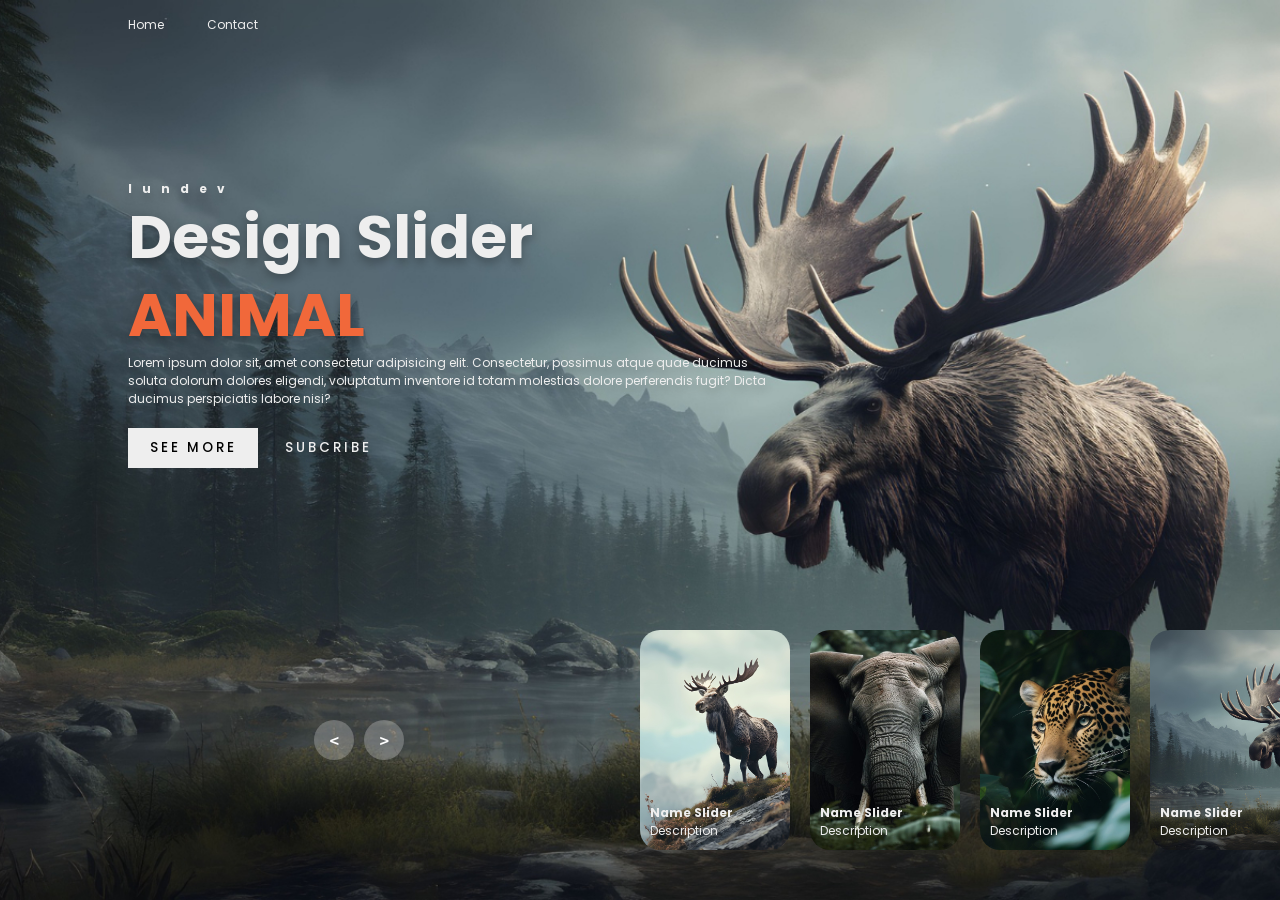
<file: Fake Project/Untitled-1.html>
<!DOCTYPE html>
<html lang="en">
<head>
    <meta charset="UTF-8">
    <meta name="viewport" content="width=device-width, initial-scale=1.0">
    <title>Document</title>
    <link rel="stylesheet" href="Style.Css">
</head>
<body>
    <header>
        <nav>
            <a href="">Home</a>
            <a href="">Contact</a>
        </nav>
    </header>

    <!--Content-->
    <div class="Carousel">
        <!--List Item-->
        <div class="list">
            <div class="item">
                <img src="img1.jpg">
                <div class="content">
                    <div class="author"> lundev</div>
                    <div class="title">Design Slider</div>
                    <div class="topic">ANIMAL</div>
                    <div class="des">
                        Lorem ipsum dolor sit, amet consectetur adipisicing elit. Consectetur, possimus atque quae ducimus soluta dolorum dolores eligendi, voluptatum inventore id totam molestias dolore perferendis fugit? Dicta ducimus perspiciatis labore nisi?
                    </div>
                    <div class="buttons">
                        <button>SEE MORE</button>
                        <button>SUBCRIBE</button>
                    </div>
                </div>
            </div>
            <div class="item">
                <img src="img2.jpg">
                <div class="content">
                    <div class="author"> lundev</div>
                    <div class="title">Design Slider</div>
                    <div class="topic">ANIMAL</div>
                    <div class="des">
                        Lorem ipsum dolor sit, amet consectetur adipisicing elit. Consectetur, possimus atque quae ducimus soluta dolorum dolores eligendi, voluptatum inventore id totam molestias dolore perferendis fugit? Dicta ducimus perspiciatis labore nisi?
                    </div>
                    <div class="buttons">
                        <button>SEE MORE</button>
                        <button>SUBCRIBE</button>
                    </div>
                </div>
            </div>
            <div class="item">
                <img src="img3.jpg">
                <div class="content">
                    <div class="author"> lundev</div>
                    <div class="title">Design Slider</div>
                    <div class="topic">ANIMAL</div>
                    <div class="des">
                        Lorem ipsum dolor sit, amet consectetur adipisicing elit. Consectetur, possimus atque quae ducimus soluta dolorum dolores eligendi, voluptatum inventore id totam molestias dolore perferendis fugit? Dicta ducimus perspiciatis labore nisi?
                    </div>
                    <div class="buttons">
                        <button>SEE MORE</button>
                        <button>SUBCRIBE</button>
                    </div>
                </div>
            </div>
            <div class="item">
                <img src="img4.jpg">
                <div class="content">
                    <div class="author"> lundev</div>
                    <div class="title">Design Slider</div>
                    <div class="topic">ANIMAL</div>
                    <div class="des">
                        Lorem ipsum dolor sit, amet consectetur adipisicing elit. Consectetur, possimus atque quae ducimus soluta dolorum dolores eligendi, voluptatum inventore id totam molestias dolore perferendis fugit? Dicta ducimus perspiciatis labore nisi?
                    </div>
                    <div class="buttons">
                        <button>SEE MORE</button>
                        <button>SUBCRIBE</button>
                    </div>
                </div>
            </div>
        </div>
        <div class="thumbnail">
            <div class="item">
                <img src="img2.jpg">
                <div class="content">
                    <div class="title">
                        Name Slider
                    </div>
                    <div class="des">
                        Description
                    </div>
                </div>
            </div>
            <div class="item">
                <img src="img3.jpg">
                <div class="content">
                    <div class="title">
                        Name Slider
                    </div>
                    <div class="des">
                        Description
                    </div>
                </div>
            </div>
            <div class="item">
                <img src="img4.jpg">
                <div class="content">
                    <div class="title">
                        Name Slider
                    </div>
                    <div class="des">
                        Description
                    </div>
                </div>
            </div>
            <div class="item">
                <img src="img1.jpg">
                <div class="content">
                    <div class="title">
                        Name Slider
                    </div>
                    <div class="des">
                        Description
                    </div>
                </div>
            </div>
        </div>
        <!--arrows-->
        <div class="arrows">
            <button id="prev"><</button>
            <button id="next">></button>
        </div>
        <div class="time"></div>
    </div>

    <script src="java.js"></script>
</body>
</html>
</file>
<file: Fake Project/Style.Css>
@import url('https://fonts.googleapis.com/css2?family=Poppins:ital,wght@0,100;0,200;0,300;0,400;0,500;0,600;0,700;0,800;0,900;1,100;1,200;1,300;1,400;1,500;1,600;1,700;1,800;1,900&display=swap');
body{
    font-family:Poppins;
    background-color: black;
    color: #eee;
    margin: 0;
    font-size: 12px;
}
a{
    text-decoration: none;
    color: #eee;
}
header{
    width: 1140px;
    max-width: 80%;
    margin: auto;
    height: 50px;
    display: flex;
    align-items: center;
    position:relative;
    z-index: 100 ;
}
header a{
    margin-right: 40px;
}
/* Caorousel */
.Carousel{
    width: 100vw;
    height: 100vh;
    overflow: hidden;
    margin-top: -50px;
    position: relative;
}
.Carousel .list .item{
    position: absolute;
    inset: 0 0 0 0;
}
.Carousel .list .item img{
    width: 100%;
    height: 100%;
    object-fit: cover;
}
.Carousel .list .item .content{
    position: absolute;
    top: 20%;
    width: 1140px;
    max-width: 80%;
    left: 50%;
    transform: translateX(-50%);
    padding-right: 30%;
    box-sizing: border-box;
    color: #eee;
    text-shadow: 0 5px 10px #0004;
}
.Carousel .list .item .content .author{
    font-weight: bold;
    letter-spacing: 10px;
}
.Carousel .list .item .content .title,
.Carousel .list .item .content .topic {
    font-weight: bold;
    font-size: 5em;
    line-height: 1.3em;
}
.Carousel .list .item .content .topic{
    color: #f1683a;
}
.Carousel .list .item .content .buttons{
    display: grid;
    grid-template-columns: repeat(2, 130px);
    grid-template-rows: 40px;
    gap: 5px;
    margin-top: 20px;
}
.Carousel .list .item .content button {
    border: none;
    background-color: #eee;
    letter-spacing: 3px;
    font-family: Poppins;
    font-weight: 500;
}
.Carousel .list .item .content button:nth-child(2){
    background-color: transparent;
    color: #eee;
    border: 1pxc solid #eee;
}
.thumbnail{
    position: absolute;
    bottom: 50px;
    left: 50%;
    width: max-content;
    z-index: 100;
    display: flex;
    gap: 20px;
}
.thumbnail .item{
    width: 150px;
    height: 220px;
    flex-shrink: 0;
    position: relative;
}
.thumbnail .item img{
    width: 100%;
    height: 100%;
    object-fit: cover;
    border-radius: 20px;
}
.thumbnail .item .content{
    position: absolute;
    bottom: 10px;
    left: 10px;
    right: 10px;
}
.thumbnail .item .content .title{
    font-weight: bold;
}
/*arrows*/
.arrows{
    position: absolute;
    top: 80%;
    right: 52%;
    width: 300px;
    max-width: 30%;
    display: flex;
    gap: 10px;
    align-items: center;
}
.arrows button{
    width: 40px;
    height: 40px;
    border-radius: 50%;
    background-color: #eee4;
    border: none;
    font-family: monospace;
    color: #fff;
    font-weight: bold;
    font-size: large;
    transition: 5s;
    z-index: 100;
}
.arrows button:hover{
    background-color: #eee;
    color: #555;
}
.Carousel .list .item:nth-child(1){
    z-index: 1;
}
.Carousel .list .item:nth-child(1) .author,
.Carousel .list .item:nth-child(1) .title,
.Carousel .list .item:nth-child(1) .topic,
.Carousel .list .item:nth-child(1) .des,
.Carousel .list .item:nth-child(1) .buttons{
    transform: translateY(50px);
    filter: blur(20px);
    opacity: 0;
    animation: showContent 0.5s 1s linear 1 forwards;
}
@keyframes showContent{
    to{
        opacity: 1;
        filter: blur(0);
        transform: translateY(0);
    }
}
.Carousel .list .item:nth-child(1) .title{
    animation-delay: 1.2s;
}
.Carousel .list .item:nth-child(1) .topic{
    animation-delay: 1.4s;
}
.Carousel .list .item:nth-child(1) .des{
    animation-delay: 1.6s;
}
.Carousel .list .item:nth-child(1) .buttons{
    animation-delay: 1.8s;
}
/*effect next click*/
.Carousel.next .list .item:nth-child(1) img{
    width: 150px;
    height: 220px;
    position: absolute;
    left: 50%;
    bottom: 50px;
    border-radius: 20px;
    animation: showImage 0.5s linear 1 forwards;
}
@keyframes showImage{
    to{
        width: 100%;
        height: 100%;
        left: 0;
        bottom: 0;
        border-radius: 0;
    }
}
.Carousel.next .thumbnail .item:nth-last-child(1){
    width: 0;
    overflow: hidden;
    animation: showThumbnail .5s linear 1 forwards;
}
@keyframes showThumbnail{
    to{
        width: 150px;
    }
}
.Carousel.next .thumbnail{
    transform: translateX(150px);
    animation: transformThumbnail .5s linear 1 forwards;
}
@keyframes transformThumbnail{
    to{
        transform: translateX(0);
    }
}
.Carousel.next .thumbnail .item:nth-last-child(1){
    width: 0;
    overflow: hidden;
    animation: showThumbnail .5s linear 1 forwards;
}
@keyframes showThumbnail{
    to{
        width: 150px;
    }
}
.Carousel.next .thumbnail{
    transform: translateX(150px);
    animation: transformThumbnail .5s linear 1 forwards;
}
@keyframes transformThumbnail{
    to{
        transform: translateX(0);
    }
}
.Carousel.prev .list .item:nth-child(2){
    z-index: 2;
}
.Carousel.prev .list .item:nth-child(2) img{
    position: absolute;
    bottom: 0;
    left: 0;
    animation: outImage 0.5s linear 1 forwards;
}
@keyframes outImage{
    to{
        width: 150px;
        height: 220px;
        border-radius: 20px;
        left: 50%;
        bottom: 50px;
    }
}
.Carousel.prev .thumbnail .item:nth-child(1){
    width: 0;
    overflow: hidden;
    opacity: 0;
    animation: showThumbnail 0.5s linear 1 forwards;
}
.Carousel.prev .list .item:nth-child(2) .author,
.Carousel.prev .list .item:nth-child(2) .title,
.Carousel.prev .list .item:nth-child(2) .topic,
.Carousel.prev .list .item:nth-child(2) .des,
.Carousel.prev .list .item:nth-child(2) .buttons{
    animation: contentOut 1.5s linear 1 forwards;
}
@keyframes contentOut{
    to{
        transform: translateY(-150px);
        filter: blur(20px);
        opacity: 0;
    }
}
.Carousel.next .arrows button,
.Carousel.prev .arrows button{
    pointer-events: none;
}
/*time*/
.time{
    width: 0%;
    height: 5px;
    background-color: #f1683a;
    position: absolute;
    z-index: 100;
    top: 0;
    left: 0;
}
.Carousel.next .time,
.Carousel.prev .time{
    width: 100%;
    animation: timeRunning 2s linear 1 forwards    
}
@keyframes timeRunning{
    to{
        width: 0;
    }
}
@media screen and (max-width:678px) {
    .Carousel .list .item .content{
        padding-right: 0;
    }
    .Carousel .list .item .content .title{
        font-size: 30px;
    }
}
</file>
